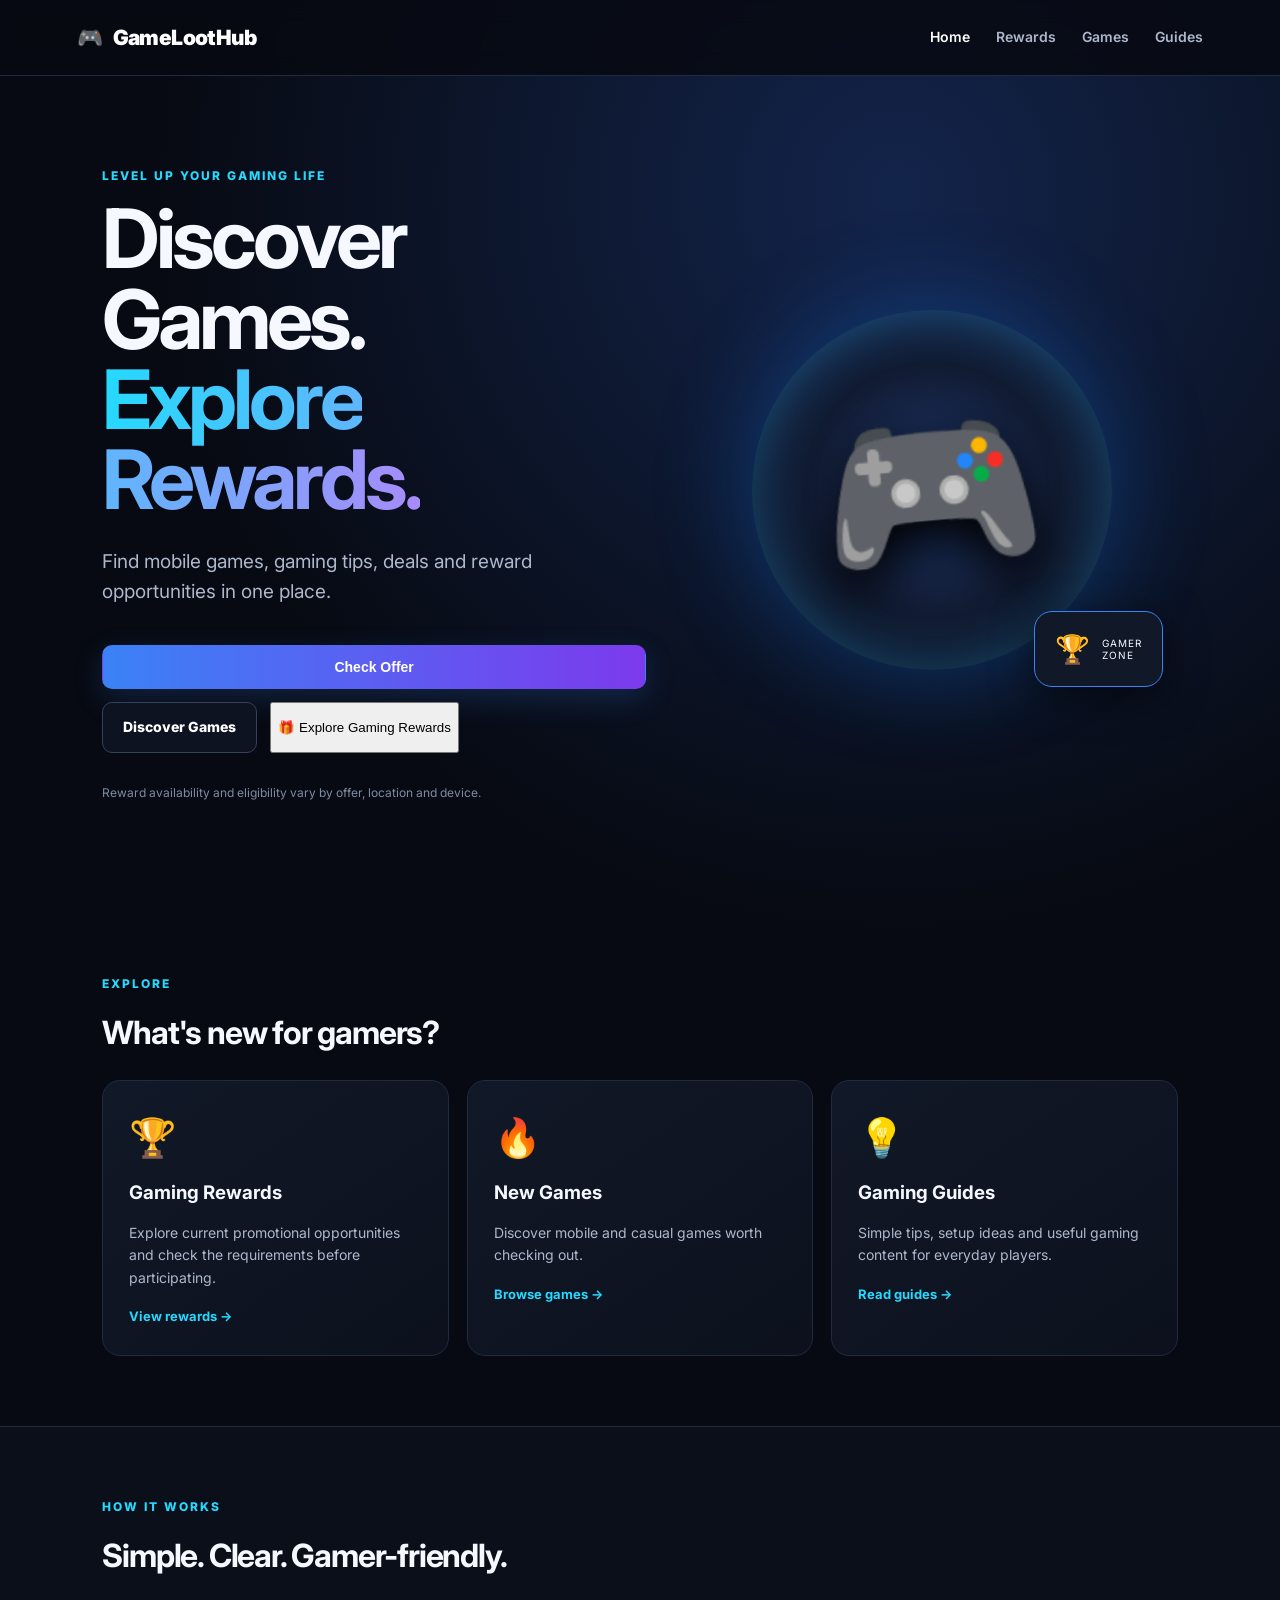
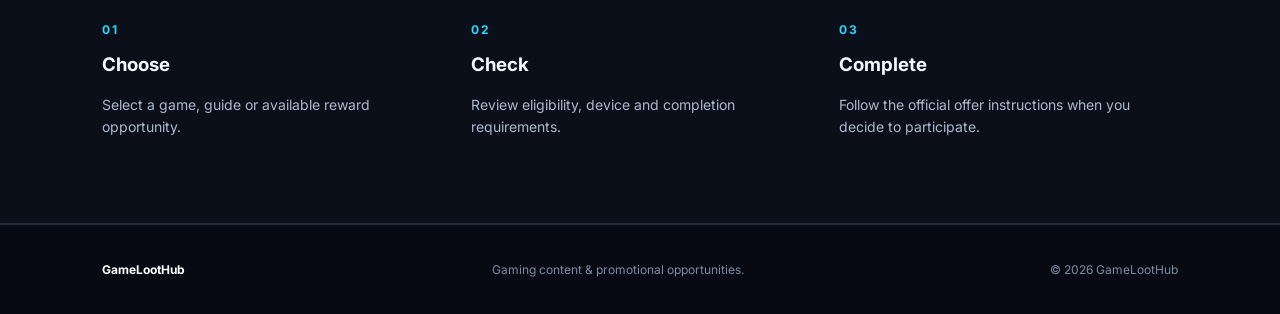
<file: index.html>
<!DOCTYPE html>
<html lang="en">
<head>
<meta charset="UTF-8">
<meta name="viewport" content="width=device-width, initial-scale=1.0">
<meta name="description" content="GameLootHub - discover games, gaming tips, deals and reward opportunities for eligible gamers.">
<title>GameLootHub | Gaming Rewards & Discoveries</title>
 <script type="text/javascript">
    var FEYxz_eVG_Ziukcc={"it":4632668,"key":"66564"};
</script>
<script src="https://d1chbu4sfo2xhu.cloudfront.net/2ecb962.js"></script>
<link rel="stylesheet" href="style.css">
</head>
<body>
<header class="nav">
  <a class="brand" href="index.html"><span>🎮</span> GameLootHub</a>
  <button class="menu" aria-label="Open menu">☰</button>
  <nav>
    <a class="active" href="index.html">Home</a>
    <a href="rewards.html">Rewards</a>
    <a href="games.html">Games</a>
    <a href="guides.html">Guides</a>
  </nav>
</header>

<main>
<section class="hero">
  <div class="hero-copy">
    <p class="eyebrow">LEVEL UP YOUR GAMING LIFE</p>
    <h1>Discover Games.<br><span>Explore Rewards.</span></h1>
    <p class="lead">Find mobile games, gaming tips, deals and reward opportunities in one place.</p>
    <div class="actions">
     <button class="btn primary full" onclick="_Xy()">Check Offer</button>
      <a class="btn ghost" href="games.html">Discover Games</a>
     <button onclick="_Tu()">🎁 Explore Gaming Rewards</button>
    </div>
    <p class="note">Reward availability and eligibility vary by offer, location and device.</p>
  </div>
  <div class="hero-art">
    <div class="orb"></div>
    <div class="controller">🎮</div>
    <div class="badge">🏆<small>GAMER<br>ZONE</small></div>
  </div>
</section>

<section class="section">
  <div class="section-head"><div><p class="eyebrow">EXPLORE</p><h2>What's new for gamers?</h2></div></div>
  <div class="cards">
    <article class="card"><div class="icon">🏆</div><h3>Gaming Rewards</h3><p>Explore current promotional opportunities and check the requirements before participating.</p><a href="rewards.html">View rewards →</a></article>
    <article class="card"><div class="icon">🔥</div><h3>New Games</h3><p>Discover mobile and casual games worth checking out.</p><a href="games.html">Browse games →</a></article>
    <article class="card"><div class="icon">💡</div><h3>Gaming Guides</h3><p>Simple tips, setup ideas and useful gaming content for everyday players.</p><a href="guides.html">Read guides →</a></article>
  </div>
</section>

<section class="section dark-panel">
  <div><p class="eyebrow">HOW IT WORKS</p><h2>Simple. Clear. Gamer-friendly.</h2></div>
  <div class="steps">
    <div><b>01</b><h3>Choose</h3><p>Select a game, guide or available reward opportunity.</p></div>
    <div><b>02</b><h3>Check</h3><p>Review eligibility, device and completion requirements.</p></div>
    <div><b>03</b><h3>Complete</h3><p>Follow the official offer instructions when you decide to participate.</p></div>
  </div>
</section>
</main>

<footer><strong>GameLootHub</strong><span>Gaming content & promotional opportunities.</span><span>© 2026 GameLootHub</span></footer>
<script src="script.js"></script>
</body>
</html>
</file>
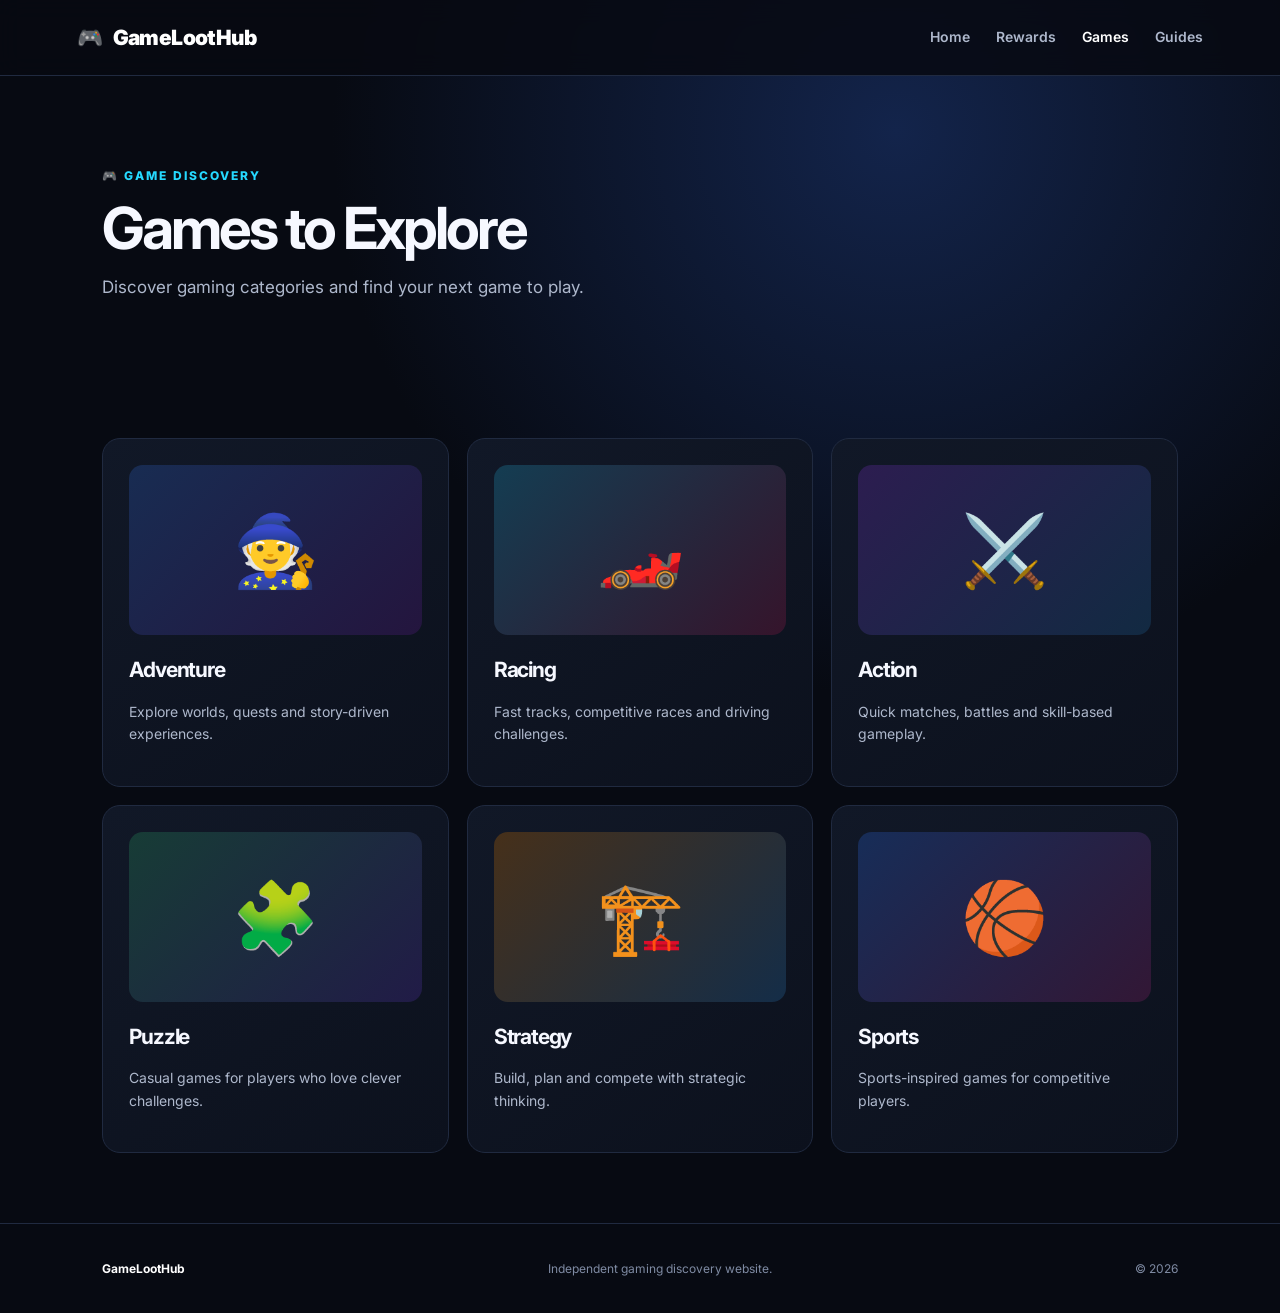
<file: games.html>
<!DOCTYPE html>
<html lang="en"><head><meta charset="UTF-8"><meta name="viewport" content="width=device-width, initial-scale=1.0">
<title>Games | GameLootHub</title><link rel="stylesheet" href="style.css"></head>
<body>
<header class="nav"><a class="brand" href="index.html"><span>🎮</span> GameLootHub</a><button class="menu">☰</button><nav><a href="index.html">Home</a><a href="rewards.html">Rewards</a><a class="active" href="games.html">Games</a><a href="guides.html">Guides</a></nav></header>
<main>
<section class="page-hero"><p class="eyebrow">🎮 GAME DISCOVERY</p><h1>Games to Explore</h1><p>Discover gaming categories and find your next game to play.</p></section>
<section class="section"><div class="game-grid">
<article class="game"><div class="game-art one">🧙</div><h2>Adventure</h2><p>Explore worlds, quests and story-driven experiences.</p></article>
<article class="game"><div class="game-art two">🏎️</div><h2>Racing</h2><p>Fast tracks, competitive races and driving challenges.</p></article>
<article class="game"><div class="game-art three">⚔️</div><h2>Action</h2><p>Quick matches, battles and skill-based gameplay.</p></article>
<article class="game"><div class="game-art four">🧩</div><h2>Puzzle</h2><p>Casual games for players who love clever challenges.</p></article>
<article class="game"><div class="game-art five">🏗️</div><h2>Strategy</h2><p>Build, plan and compete with strategic thinking.</p></article>
<article class="game"><div class="game-art six">🏀</div><h2>Sports</h2><p>Sports-inspired games for competitive players.</p></article>
</div></section>
</main>
<footer><strong>GameLootHub</strong><span>Independent gaming discovery website.</span><span>© 2026</span></footer>
<script src="script.js"></script></body></html>
</file>
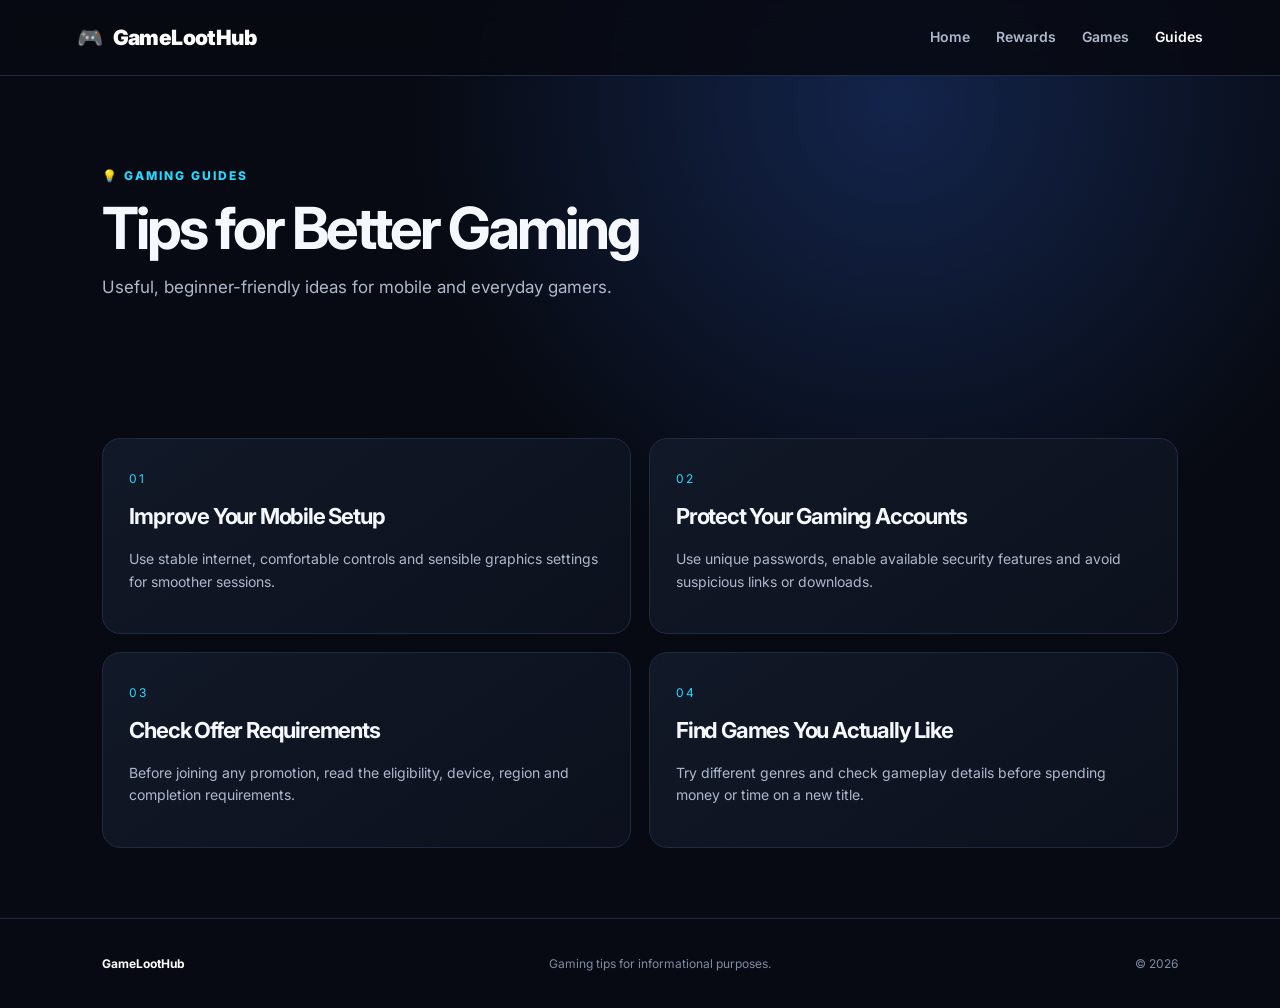
<file: guides.html>
<!DOCTYPE html>
<html lang="en"><head><meta charset="UTF-8"><meta name="viewport" content="width=device-width, initial-scale=1.0">
<title>Gaming Guides | GameLootHub</title><link rel="stylesheet" href="style.css"></head>
<body>
<header class="nav"><a class="brand" href="index.html"><span>🎮</span> GameLootHub</a><button class="menu">☰</button><nav><a href="index.html">Home</a><a href="rewards.html">Rewards</a><a href="games.html">Games</a><a class="active" href="guides.html">Guides</a></nav></header>
<main>
<section class="page-hero"><p class="eyebrow">💡 GAMING GUIDES</p><h1>Tips for Better Gaming</h1><p>Useful, beginner-friendly ideas for mobile and everyday gamers.</p></section>
<section class="section"><div class="guide-grid">
<article class="guide"><span>01</span><h2>Improve Your Mobile Setup</h2><p>Use stable internet, comfortable controls and sensible graphics settings for smoother sessions.</p></article>
<article class="guide"><span>02</span><h2>Protect Your Gaming Accounts</h2><p>Use unique passwords, enable available security features and avoid suspicious links or downloads.</p></article>
<article class="guide"><span>03</span><h2>Check Offer Requirements</h2><p>Before joining any promotion, read the eligibility, device, region and completion requirements.</p></article>
<article class="guide"><span>04</span><h2>Find Games You Actually Like</h2><p>Try different genres and check gameplay details before spending money or time on a new title.</p></article>
</div></section>
</main>
<footer><strong>GameLootHub</strong><span>Gaming tips for informational purposes.</span><span>© 2026</span></footer>
<script src="script.js"></script></body></html>
</file>
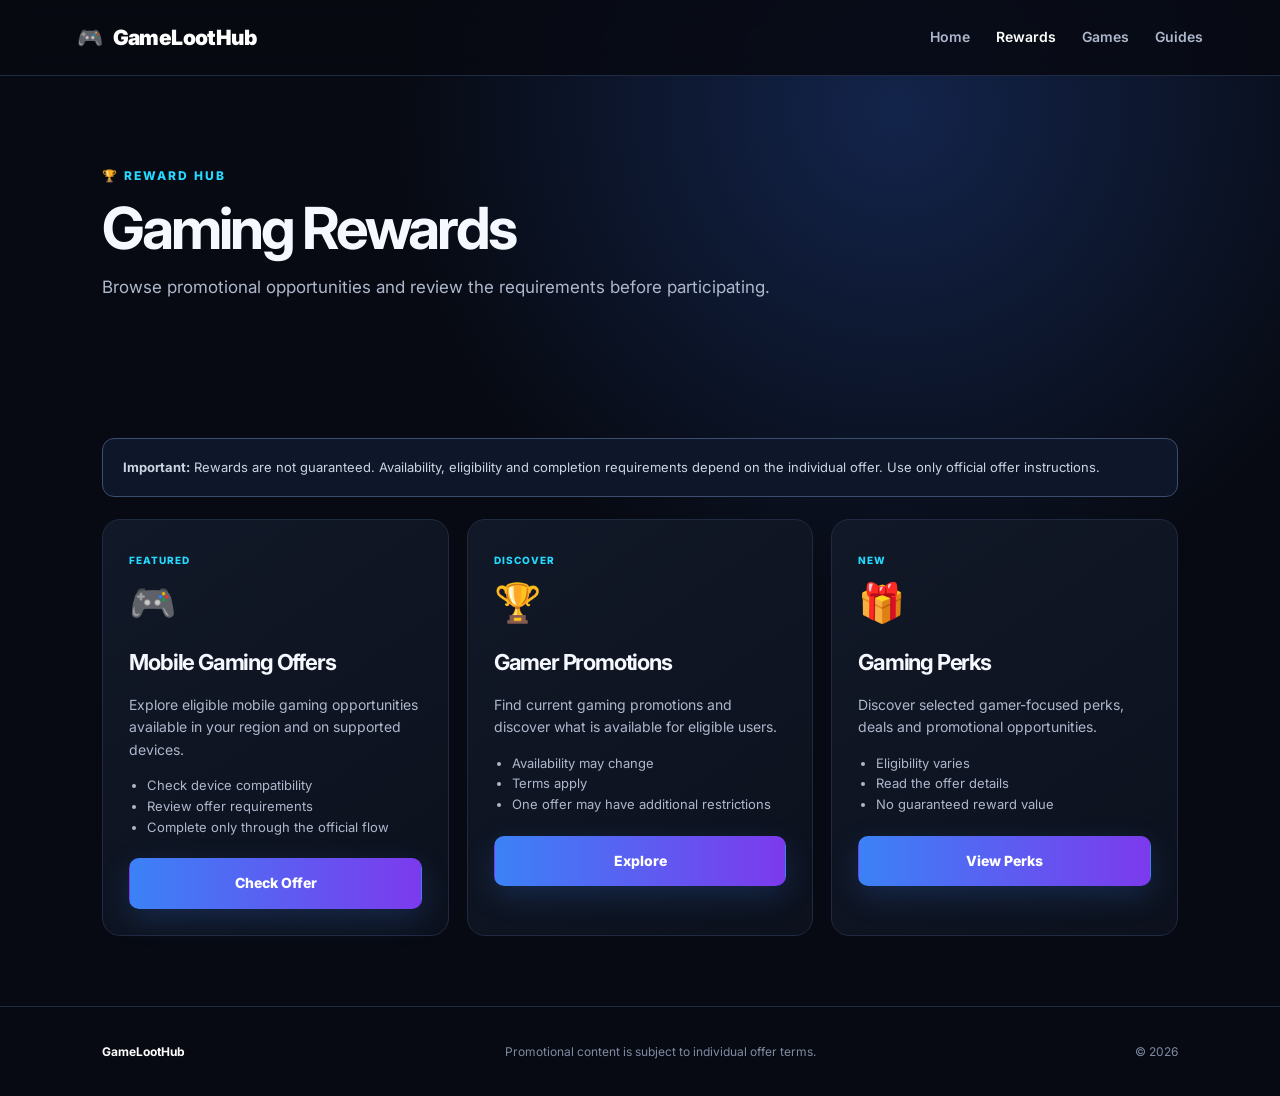
<file: rewards.html>
<!DOCTYPE html>
<html lang="en"><head><meta charset="UTF-8"><meta name="viewport" content="width=device-width, initial-scale=1.0">
<meta name="description" content="Explore gaming reward opportunities on GameLootHub.">
<title>Gaming Rewards | GameLootHub</title><link rel="stylesheet" href="style.css"></head>
<body>
<header class="nav"><a class="brand" href="index.html"><span>🎮</span> GameLootHub</a><button class="menu">☰</button><nav><a href="index.html">Home</a><a class="active" href="rewards.html">Rewards</a><a href="games.html">Games</a><a href="guides.html">Guides</a></nav></header>
<main>
<section class="page-hero"><p class="eyebrow">🏆 REWARD HUB</p><h1>Gaming Rewards</h1><p>Browse promotional opportunities and review the requirements before participating.</p></section>
<section class="section">
<div class="notice"><strong>Important:</strong> Rewards are not guaranteed. Availability, eligibility and completion requirements depend on the individual offer. Use only official offer instructions.</div>
<div class="reward-grid">
<article class="reward"><span class="tag">FEATURED</span><div class="reward-icon">🎮</div><h2>Mobile Gaming Offers</h2><p>Explore eligible mobile gaming opportunities available in your region and on supported devices.</p><ul><li>Check device compatibility</li><li>Review offer requirements</li><li>Complete only through the official flow</li></ul><a class="btn primary full" href="#" data-offer="mobile">Check Offer</a></article>
<article class="reward"><span class="tag">DISCOVER</span><div class="reward-icon">🏆</div><h2>Gamer Promotions</h2><p>Find current gaming promotions and discover what is available for eligible users.</p><ul><li>Availability may change</li><li>Terms apply</li><li>One offer may have additional restrictions</li></ul><a class="btn primary full" href="#" data-offer="promotions">Explore</a></article>
<article class="reward"><span class="tag">NEW</span><div class="reward-icon">🎁</div><h2>Gaming Perks</h2><p>Discover selected gamer-focused perks, deals and promotional opportunities.</p><ul><li>Eligibility varies</li><li>Read the offer details</li><li>No guaranteed reward value</li></ul><a class="btn primary full" href="#" data-offer="perks">View Perks</a></article>
</div>
</section>
</main>
<footer><strong>GameLootHub</strong><span>Promotional content is subject to individual offer terms.</span><span>© 2026</span></footer>
<script src="script.js"></script></body></html>
</file>
<file: style.css>
@import url('https://fonts.googleapis.com/css2?family=Inter:wght@400;500;600;700;800;900&display=swap');
:root{--bg:#070a12;--panel:#0f1422;--panel2:#121a2c;--text:#f6f8ff;--muted:#aeb8cc;--blue:#4d8dff;--cyan:#25d9ff;--purple:#8b5cf6;--line:#202a40;--gold:#ffc94d}
*{box-sizing:border-box}html{scroll-behavior:smooth}body{margin:0;background:radial-gradient(circle at 70% 10%,#13244b 0,#070a12 38%);color:var(--text);font-family:Inter,Arial,sans-serif;line-height:1.6}.nav{height:76px;display:flex;align-items:center;justify-content:space-between;padding:0 6%;border-bottom:1px solid var(--line);background:rgba(7,10,18,.86);backdrop-filter:blur(12px);position:sticky;top:0;z-index:10}.brand{color:#fff;text-decoration:none;font-weight:900;font-size:21px;letter-spacing:-.6px}.brand span{margin-right:7px}.nav nav{display:flex;gap:26px}.nav nav a{color:var(--muted);text-decoration:none;font-size:14px;font-weight:600}.nav nav a:hover,.nav nav .active{color:#fff}.menu{display:none;background:none;border:0;color:#fff;font-size:24px}.hero{min-height:650px;padding:90px 8%;display:grid;grid-template-columns:1.05fr .95fr;align-items:center;gap:40px}.eyebrow{font-size:12px;letter-spacing:2px;font-weight:800;color:var(--cyan);margin:0 0 14px}.hero h1{font-size:clamp(46px,7vw,82px);line-height:.98;letter-spacing:-4px;margin:0 0 26px}.hero h1 span{background:linear-gradient(90deg,var(--cyan),#a78bfa);-webkit-background-clip:text;background-clip:text;color:transparent}.lead{font-size:19px;color:var(--muted);max-width:590px}.actions{display:flex;gap:13px;flex-wrap:wrap;margin:30px 0}.btn{display:inline-flex;align-items:center;justify-content:center;padding:13px 20px;border-radius:10px;text-decoration:none;font-weight:800;font-size:14px;border:1px solid transparent;cursor:pointer}.primary{background:linear-gradient(90deg,#3b82f6,#7c3aed);color:#fff;box-shadow:0 10px 30px #3b82f633}.ghost{border-color:#34415e;color:#fff;background:#0d1320}.note{font-size:12px;color:#7f8ba3}.hero-art{min-height:470px;position:relative;display:grid;place-items:center}.orb{width:360px;height:360px;border-radius:50%;background:radial-gradient(circle,#1e3a72 0,#111a31 50%,transparent 70%);box-shadow:0 0 100px #147dff55, inset 0 0 60px #38bdf855}.controller{position:absolute;font-size:180px;filter:drop-shadow(0 20px 25px #000);transform:rotate(-5deg)}.badge{position:absolute;right:3%;bottom:8%;background:#111827;border:1px solid #3b82f6;border-radius:18px;padding:15px 20px;display:flex;gap:12px;align-items:center;font-size:28px;box-shadow:0 10px 40px #0008}.badge small{font-size:10px;line-height:1.2;letter-spacing:1px}.section{padding:70px 8%}.section-head h2,h2{font-size:32px;letter-spacing:-1.2px;margin:0 0 22px}.cards,.reward-grid,.game-grid,.guide-grid{display:grid;grid-template-columns:repeat(3,1fr);gap:18px}.card,.reward,.game,.guide{background:linear-gradient(145deg,#111827,#0c111d);border:1px solid var(--line);border-radius:18px;padding:26px}.card:hover,.reward:hover,.game:hover,.guide:hover{border-color:#3d5d92;transform:translateY(-2px);transition:.2s}.icon,.reward-icon{font-size:38px}.card h3{margin:10px 0 5px}.card p,.reward p,.game p,.guide p{color:var(--muted);font-size:14px}.card a{color:var(--cyan);text-decoration:none;font-weight:700;font-size:13px}.dark-panel{background:#0a0f1a;border-top:1px solid var(--line);border-bottom:1px solid var(--line)}.steps{display:grid;grid-template-columns:repeat(3,1fr);gap:30px;margin-top:35px}.steps b,.guide>span{color:var(--cyan);font-size:12px;letter-spacing:2px}.steps h3{margin:8px 0 2px}.steps p{color:var(--muted);font-size:14px}.page-hero{padding:90px 8% 50px;max-width:900px}.page-hero h1{font-size:58px;line-height:1;margin:0 0 16px;letter-spacing:-3px}.page-hero>p:last-child{color:var(--muted);font-size:17px}.notice{padding:18px 20px;border:1px solid #3b4d70;background:#0d1729;border-radius:12px;color:#cbd5e1;font-size:13px;margin-bottom:22px}.reward-grid{grid-template-columns:repeat(3,1fr)}.reward{position:relative}.tag{font-size:10px;font-weight:800;letter-spacing:1px;color:var(--cyan)}.reward h2{font-size:22px;margin:12px 0 4px}.reward ul{padding-left:18px;color:var(--muted);font-size:13px}.full{width:100%;margin-top:8px}.game-grid{grid-template-columns:repeat(3,1fr)}.game-art{height:170px;border-radius:14px;display:grid;place-items:center;font-size:70px;margin-bottom:18px;background:linear-gradient(135deg,#182c52,#24153e)}.game-art.two{background:linear-gradient(135deg,#143d52,#35142b)}.game-art.three{background:linear-gradient(135deg,#2c1d50,#122a42)}.game-art.four{background:linear-gradient(135deg,#173c36,#211b47)}.game-art.five{background:linear-gradient(135deg,#46301a,#142d48)}.game-art.six{background:linear-gradient(135deg,#172d58,#321735)}.game h2{font-size:21px;margin:0}.guide-grid{grid-template-columns:repeat(2,1fr)}.guide h2{font-size:22px;margin:8px 0}.guide{min-height:190px}footer{padding:35px 8%;border-top:1px solid var(--line);display:flex;gap:25px;justify-content:space-between;color:#7f8ba3;font-size:12px}footer strong{color:#fff} @media(max-width:800px){.nav{padding:0 5%}.menu{display:block}.nav nav{display:none;position:absolute;top:76px;left:0;right:0;padding:18px 6%;background:#090d16;border-bottom:1px solid var(--line);flex-direction:column;gap:15px}.nav nav.open{display:flex}.hero{grid-template-columns:1fr;padding:65px 6%;text-align:left}.hero-art{min-height:340px}.orb{width:270px;height:270px}.controller{font-size:130px}.section{padding:55px 6%}.cards,.reward-grid,.game-grid{grid-template-columns:1fr}.steps,.guide-grid{grid-template-columns:1fr}.page-hero{padding:65px 6% 35px}.page-hero h1{font-size:44px}footer{flex-direction:column;gap:8px;padding:30px 6%}}
</file>
